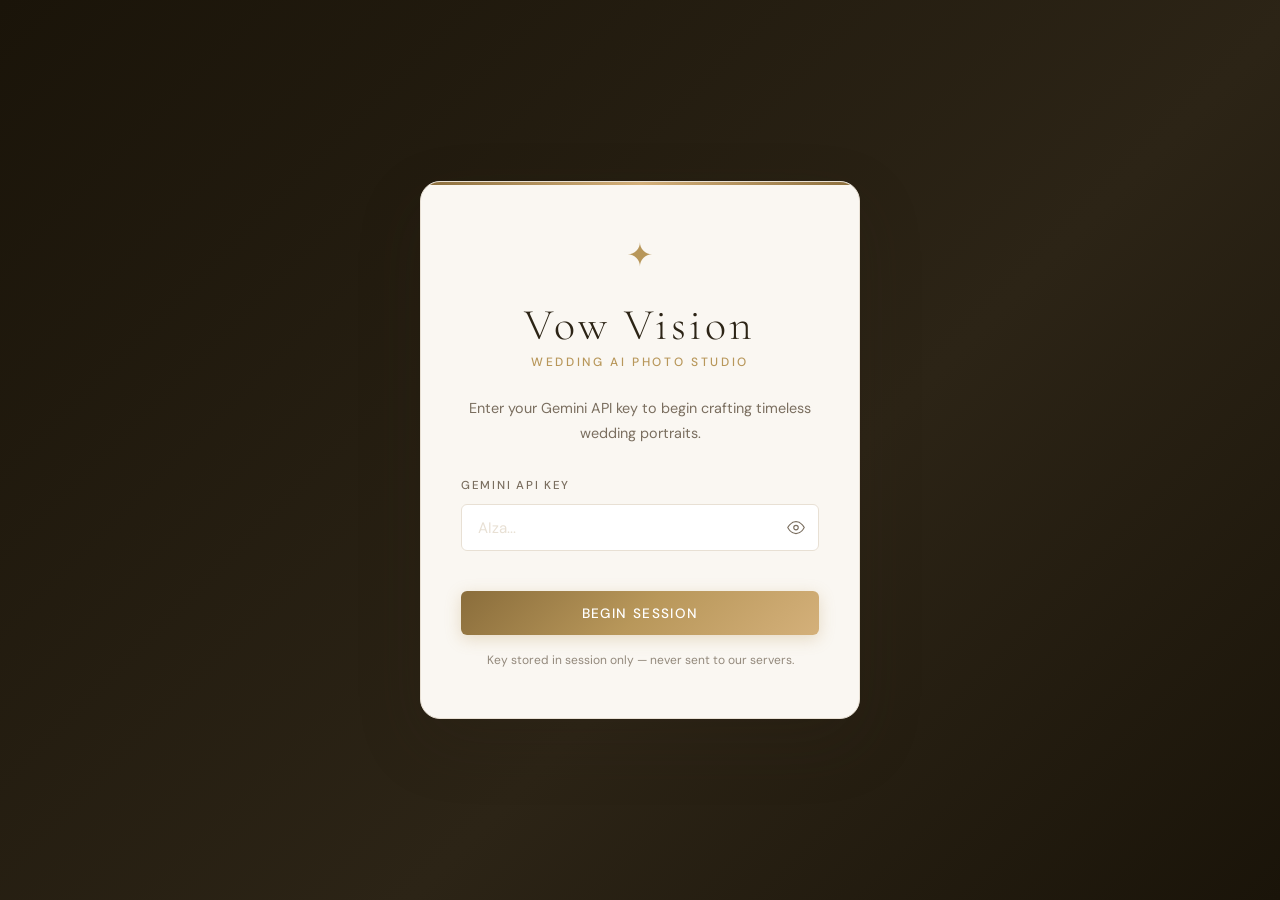
<file: public/index.html>
<!DOCTYPE html>
<html lang="ko">
<head>
  <meta charset="UTF-8" />
  <meta name="viewport" content="width=device-width, initial-scale=1.0" />
  <title>Vow Vision — Wedding AI Studio</title>
  <link rel="preconnect" href="https://fonts.googleapis.com" />
  <link rel="preconnect" href="https://fonts.gstatic.com" crossorigin />
  <link href="https://fonts.googleapis.com/css2?family=Cormorant+Garamond:ital,wght@0,300;0,400;0,500;0,600;1,300;1,400;1,500&family=DM+Sans:wght@300;400;500&display=swap" rel="stylesheet" />
  <link rel="stylesheet" href="styles.css" />
</head>
<body>

  <!-- ─── API Key Modal ─────────────────────────────────────── -->
  <div id="modal-overlay" class="modal-overlay" role="dialog" aria-modal="true" aria-labelledby="modal-title">
    <div class="modal-card">
      <div class="modal-logo">
        <span class="logo-mark">✦</span>
      </div>
      <h1 id="modal-title" class="modal-title">Vow Vision</h1>
      <p class="modal-subtitle">Wedding AI Photo Studio</p>
      <p class="modal-desc">
        Enter your Gemini API key to begin crafting timeless wedding portraits.
      </p>
      <div class="input-group">
        <label for="api-key-input" class="input-label">Gemini API Key</label>
        <div class="input-wrapper">
          <input
            type="password"
            id="api-key-input"
            class="text-input"
            placeholder="AIza..."
            autocomplete="off"
            spellcheck="false"
          />
          <button id="toggle-key-visibility" class="icon-btn" aria-label="Toggle visibility" type="button">
            <svg id="eye-icon" xmlns="http://www.w3.org/2000/svg" width="18" height="18" viewBox="0 0 24 24" fill="none" stroke="currentColor" stroke-width="1.5" stroke-linecap="round" stroke-linejoin="round"><path d="M1 12s4-8 11-8 11 8 11 8-4 8-11 8-11-8-11-8z"/><circle cx="12" cy="12" r="3"/></svg>
          </button>
        </div>
      </div>
      <p id="modal-error" class="modal-error" role="alert" aria-live="polite"></p>
      <button id="modal-submit" class="btn btn-primary btn-full">
        Begin Session
      </button>
      <p class="modal-note">Key stored in session only — never sent to our servers.</p>
    </div>
  </div>

  <!-- ─── Main App ─────────────────────────────────────────── -->
  <div id="app" class="app hidden">

    <!-- Header -->
    <header class="site-header">
      <div class="header-inner">
        <div class="site-logo">
          <span class="logo-mark-sm">✦</span>
          <span class="logo-text">Vow Vision</span>
        </div>
        <button id="change-key-btn" class="btn btn-ghost btn-sm">Change API Key</button>
      </div>
    </header>

    <!-- Hero -->
    <section class="hero">
      <h2 class="hero-title">Craft Your <em>Perfect</em><br/>Wedding Portrait</h2>
      <p class="hero-sub">AI-powered luxury wedding photography, tailored to your faces and vision.</p>
    </section>

    <!-- Main content -->
    <main class="main-content">

      <!-- Step 1: Upload Photos -->
      <section class="step-section">
        <div class="step-header">
          <span class="step-num">01</span>
          <h3 class="step-title">Upload Portraits</h3>
        </div>
        <div class="upload-grid">
          <!-- Groom -->
          <div class="upload-card" id="groom-card">
            <input type="file" id="groom-file" accept="image/*" class="file-input" aria-label="Upload groom photo" />
            <label for="groom-file" class="upload-label">
              <div class="upload-preview" id="groom-preview">
                <div class="upload-placeholder">
                  <svg xmlns="http://www.w3.org/2000/svg" width="32" height="32" viewBox="0 0 24 24" fill="none" stroke="currentColor" stroke-width="1" stroke-linecap="round" stroke-linejoin="round"><rect x="3" y="3" width="18" height="18" rx="2"/><circle cx="8.5" cy="8.5" r="1.5"/><polyline points="21 15 16 10 5 21"/></svg>
                  <span>Groom</span>
                </div>
              </div>
              <span class="upload-name">Groom's Photo</span>
            </label>
            <button class="clear-photo-btn hidden" id="groom-clear" aria-label="Remove groom photo" type="button">✕</button>
          </div>
          <!-- Bride -->
          <div class="upload-card" id="bride-card">
            <input type="file" id="bride-file" accept="image/*" class="file-input" aria-label="Upload bride photo" />
            <label for="bride-file" class="upload-label">
              <div class="upload-preview" id="bride-preview">
                <div class="upload-placeholder">
                  <svg xmlns="http://www.w3.org/2000/svg" width="32" height="32" viewBox="0 0 24 24" fill="none" stroke="currentColor" stroke-width="1" stroke-linecap="round" stroke-linejoin="round"><rect x="3" y="3" width="18" height="18" rx="2"/><circle cx="8.5" cy="8.5" r="1.5"/><polyline points="21 15 16 10 5 21"/></svg>
                  <span>Bride</span>
                </div>
              </div>
              <span class="upload-name">Bride's Photo</span>
            </label>
            <button class="clear-photo-btn hidden" id="bride-clear" aria-label="Remove bride photo" type="button">✕</button>
          </div>
        </div>
      </section>

      <!-- Step 2: Scene Selection -->
      <section class="step-section">
        <div class="step-header">
          <span class="step-num">02</span>
          <h3 class="step-title">Choose Your Scene</h3>
        </div>
        <div class="scene-grid" id="scene-grid" role="radiogroup" aria-label="Background scene">
          <!-- Scenes generated by JS -->
        </div>
        <div class="custom-scene-wrap">
          <label for="custom-scene" class="input-label">Custom Scene Description</label>
          <textarea
            id="custom-scene"
            class="text-input textarea"
            placeholder="e.g. Misty lakeside at golden hour, surrounded by weeping willows..."
            rows="3"
          ></textarea>
        </div>
      </section>

      <!-- Step 3: Style Options -->
      <section class="step-section">
        <div class="step-header">
          <span class="step-num">03</span>
          <h3 class="step-title">Style &amp; Format</h3>
        </div>
        <div class="options-grid">
          <!-- Aspect Ratio -->
          <div class="option-group">
            <p class="option-group-label">Aspect Ratio</p>
            <div class="pill-group" id="ratio-group" role="radiogroup" aria-label="Aspect ratio">
              <button class="pill active" data-value="1:1" role="radio" aria-checked="true">1:1</button>
              <button class="pill" data-value="4:3" role="radio" aria-checked="false">4:3</button>
              <button class="pill" data-value="16:9" role="radio" aria-checked="false">16:9</button>
              <button class="pill" data-value="3:4" role="radio" aria-checked="false">3:4</button>
            </div>
          </div>
          <!-- Shooting Style -->
          <div class="option-group">
            <p class="option-group-label">Shooting Style</p>
            <div class="pill-group" id="style-group" role="radiogroup" aria-label="Shooting style">
              <button class="pill active" data-value="cinematic" role="radio" aria-checked="true">Cinematic</button>
              <button class="pill" data-value="editorial" role="radio" aria-checked="false">Editorial</button>
              <button class="pill" data-value="fine-art" role="radio" aria-checked="false">Fine Art</button>
              <button class="pill" data-value="documentary" role="radio" aria-checked="false">Documentary</button>
            </div>
          </div>
        </div>
      </section>

      <!-- Generate Button -->
      <section class="generate-section">
        <button id="generate-btn" class="btn btn-primary btn-generate" disabled>
          <span id="generate-label">Generate Portrait</span>
          <span id="generate-spinner" class="spinner hidden" aria-hidden="true"></span>
        </button>
        <p id="generate-hint" class="generate-hint">Upload both portraits to begin.</p>
      </section>

      <!-- Result -->
      <section id="result-section" class="result-section hidden">
        <div class="step-header">
          <span class="step-num">✦</span>
          <h3 class="step-title">Your Portrait</h3>
        </div>
        <div class="result-frame">
          <img id="result-image" class="result-img" alt="Generated wedding portrait" />
        </div>
        <div class="result-actions">
          <button id="download-btn" class="btn btn-primary">Download Image</button>
          <button id="regenerate-btn" class="btn btn-secondary">Regenerate</button>
        </div>
      </section>

      <!-- Error -->
      <div id="error-banner" class="error-banner hidden" role="alert" aria-live="assertive">
        <span id="error-message"></span>
        <button id="error-close" class="icon-btn" aria-label="Dismiss error" type="button">✕</button>
      </div>

    </main>

    <!-- Footer -->
    <footer class="site-footer">
      <p>Vow Vision &mdash; Every love story deserves a timeless frame.</p>
    </footer>

  </div>

  <script src="app.js"></script>
</body>
</html>
</file>
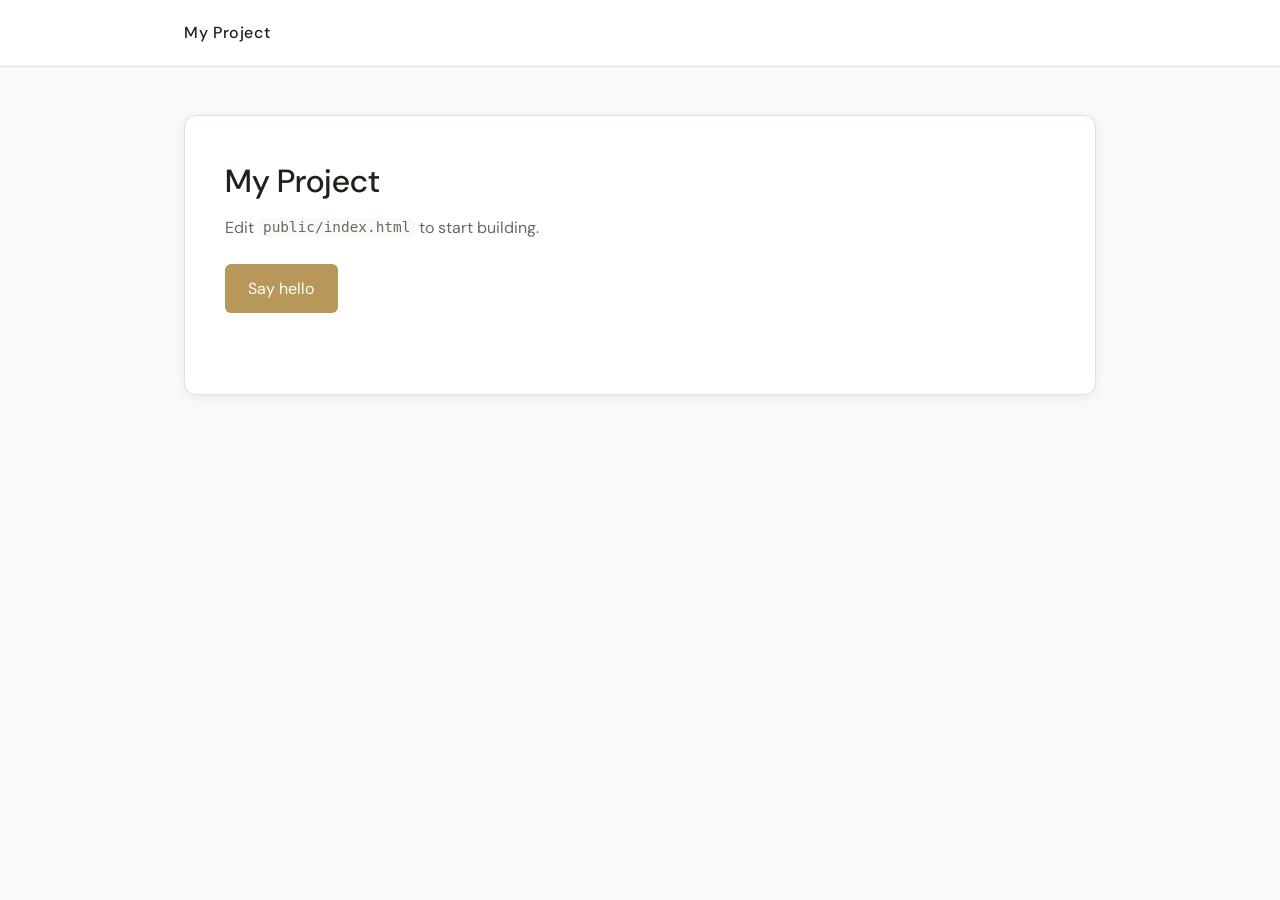
<file: my-project/public/index.html>
<!DOCTYPE html>
<html lang="ko">
<head>
  <meta charset="UTF-8" />
  <meta name="viewport" content="width=device-width, initial-scale=1.0" />
  <title>My Project</title>
  <link rel="preconnect" href="https://fonts.googleapis.com" />
  <link rel="preconnect" href="https://fonts.gstatic.com" crossorigin />
  <link href="https://fonts.googleapis.com/css2?family=DM+Sans:wght@300;400;500&display=swap" rel="stylesheet" />
  <link rel="stylesheet" href="styles.css" />
</head>
<body>

  <header class="site-header">
    <div class="header-inner">
      <span class="logo-text">My Project</span>
    </div>
  </header>

  <main class="app">
    <section class="panel">
      <h1 class="panel-title">My Project</h1>
      <p class="panel-desc">Edit <code>public/index.html</code> to start building.</p>
      <button id="hello-btn" class="btn btn-primary" type="button">Say hello</button>
      <p id="hello-out" class="panel-note" role="status" aria-live="polite"></p>
    </section>
  </main>

  <script src="app.js"></script>
</body>
</html>
</file>
<file: public/styles.css>
/* =========================================================
   Vow Vision — Luxury Wedding AI Studio
   Design: ivory/cream/gold, film photography aesthetic
   ========================================================= */

/* ── Variables ────────────────────────────────────────── */
:root {
  --ivory:      #faf7f2;
  --cream:      #f2ede4;
  --cream-dark: #e8e0d4;
  --gold:       #b8975a;
  --gold-light: #d4b07a;
  --gold-dark:  #8a6d3b;
  --charcoal:   #2c2416;
  --muted:      #7a6e5f;
  --white:      #ffffff;
  --error:      #c0392b;

  --ff-serif: 'Cormorant Garamond', Georgia, serif;
  --ff-sans:  'DM Sans', system-ui, sans-serif;

  --shadow-sm:  0 2px 8px rgba(44, 36, 22, 0.08);
  --shadow-md:  0 8px 32px rgba(44, 36, 22, 0.12);
  --shadow-lg:  0 24px 64px rgba(44, 36, 22, 0.18);

  --radius-sm:  6px;
  --radius-md:  12px;
  --radius-lg:  20px;

  --transition: 0.2s ease;
}

/* ── Reset & Base ─────────────────────────────────────── */
*, *::before, *::after { box-sizing: border-box; margin: 0; padding: 0; }

html { scroll-behavior: smooth; }

body {
  font-family: var(--ff-sans);
  background: var(--ivory);
  color: var(--charcoal);
  min-height: 100vh;
  line-height: 1.6;
  -webkit-font-smoothing: antialiased;
}

img { display: block; max-width: 100%; }
button { cursor: pointer; font-family: inherit; }
textarea, input { font-family: inherit; }

.hidden { display: none !important; }

/* ── Modal ────────────────────────────────────────────── */
.modal-overlay {
  position: fixed;
  inset: 0;
  background: linear-gradient(135deg, #1a1409 0%, #2c2416 60%, #1a1409 100%);
  display: flex;
  align-items: center;
  justify-content: center;
  z-index: 1000;
  padding: 1rem;
}

.modal-card {
  background: var(--ivory);
  border-radius: var(--radius-lg);
  padding: 3rem 2.5rem;
  width: 100%;
  max-width: 440px;
  text-align: center;
  box-shadow: var(--shadow-lg);
  border: 1px solid var(--cream-dark);
  position: relative;
  overflow: hidden;
}

.modal-card::before {
  content: '';
  position: absolute;
  top: 0; left: 0; right: 0;
  height: 3px;
  background: linear-gradient(90deg, var(--gold-dark), var(--gold-light), var(--gold-dark));
}

.modal-logo {
  margin-bottom: 1.25rem;
}

.logo-mark {
  font-size: 2rem;
  color: var(--gold);
  display: inline-block;
  animation: pulse-glow 3s ease-in-out infinite;
}

@keyframes pulse-glow {
  0%, 100% { opacity: 1; transform: scale(1); }
  50%       { opacity: 0.75; transform: scale(1.08); }
}

.modal-title {
  font-family: var(--ff-serif);
  font-size: 2.75rem;
  font-weight: 300;
  letter-spacing: 0.08em;
  color: var(--charcoal);
  line-height: 1.1;
}

.modal-subtitle {
  font-family: var(--ff-sans);
  font-size: 0.75rem;
  font-weight: 500;
  letter-spacing: 0.22em;
  text-transform: uppercase;
  color: var(--gold);
  margin-top: 0.25rem;
  margin-bottom: 1.5rem;
}

.modal-desc {
  font-size: 0.9rem;
  color: var(--muted);
  margin-bottom: 2rem;
  line-height: 1.7;
}

.modal-error {
  color: var(--error);
  font-size: 0.82rem;
  min-height: 1.2em;
  margin-bottom: 0.5rem;
}

.modal-note {
  font-size: 0.75rem;
  color: var(--muted);
  margin-top: 1rem;
  opacity: 0.8;
}

/* ── Form Elements ────────────────────────────────────── */
.input-group {
  margin-bottom: 1rem;
  text-align: left;
}

.input-label {
  display: block;
  font-size: 0.72rem;
  font-weight: 500;
  letter-spacing: 0.15em;
  text-transform: uppercase;
  color: var(--muted);
  margin-bottom: 0.5rem;
}

.input-wrapper {
  position: relative;
}

.text-input {
  width: 100%;
  padding: 0.8rem 1rem;
  border: 1px solid var(--cream-dark);
  border-radius: var(--radius-sm);
  background: var(--white);
  color: var(--charcoal);
  font-size: 0.95rem;
  outline: none;
  transition: border-color var(--transition), box-shadow var(--transition);
}

.input-wrapper .text-input {
  padding-right: 3rem;
}

.text-input:focus {
  border-color: var(--gold);
  box-shadow: 0 0 0 3px rgba(184, 151, 90, 0.12);
}

.text-input::placeholder { color: var(--cream-dark); }

textarea.text-input {
  resize: vertical;
  min-height: 80px;
}

/* ── Buttons ──────────────────────────────────────────── */
.btn {
  display: inline-flex;
  align-items: center;
  justify-content: center;
  gap: 0.5rem;
  padding: 0.85rem 2rem;
  border: none;
  border-radius: var(--radius-sm);
  font-size: 0.85rem;
  font-weight: 500;
  letter-spacing: 0.1em;
  text-transform: uppercase;
  transition: all var(--transition);
  text-decoration: none;
  white-space: nowrap;
}

.btn-primary {
  background: linear-gradient(135deg, var(--gold-dark) 0%, var(--gold) 50%, var(--gold-light) 100%);
  color: var(--white);
  box-shadow: 0 4px 16px rgba(184, 151, 90, 0.3);
}

.btn-primary:hover:not(:disabled) {
  background: linear-gradient(135deg, var(--gold) 0%, var(--gold-light) 50%, var(--gold) 100%);
  box-shadow: 0 6px 24px rgba(184, 151, 90, 0.4);
  transform: translateY(-1px);
}

.btn-primary:active:not(:disabled) { transform: translateY(0); }

.btn-primary:disabled {
  opacity: 0.5;
  cursor: not-allowed;
  box-shadow: none;
  transform: none;
}

.btn-secondary {
  background: transparent;
  color: var(--gold-dark);
  border: 1px solid var(--gold);
}

.btn-secondary:hover {
  background: rgba(184, 151, 90, 0.06);
  border-color: var(--gold-light);
}

.btn-ghost {
  background: transparent;
  color: var(--muted);
  padding: 0.5rem 1rem;
}

.btn-ghost:hover { color: var(--gold-dark); }

.btn-sm { padding: 0.5rem 1rem; font-size: 0.78rem; }
.btn-full { width: 100%; }

.icon-btn {
  background: none;
  border: none;
  color: var(--muted);
  display: flex;
  align-items: center;
  justify-content: center;
  padding: 0.4rem;
  border-radius: var(--radius-sm);
  transition: color var(--transition);
  position: absolute;
  right: 0.5rem;
  top: 50%;
  transform: translateY(-50%);
}

.icon-btn:hover { color: var(--charcoal); }

/* ── Spinner ──────────────────────────────────────────── */
.spinner {
  width: 18px;
  height: 18px;
  border: 2px solid rgba(255,255,255,0.3);
  border-top-color: var(--white);
  border-radius: 50%;
  animation: spin 0.7s linear infinite;
}

@keyframes spin { to { transform: rotate(360deg); } }

/* ── Site Header ──────────────────────────────────────── */
.site-header {
  background: rgba(250, 247, 242, 0.95);
  backdrop-filter: blur(12px);
  -webkit-backdrop-filter: blur(12px);
  border-bottom: 1px solid var(--cream-dark);
  position: sticky;
  top: 0;
  z-index: 100;
}

.header-inner {
  max-width: 960px;
  margin: 0 auto;
  padding: 1rem 1.5rem;
  display: flex;
  align-items: center;
  justify-content: space-between;
}

.site-logo {
  display: flex;
  align-items: center;
  gap: 0.6rem;
}

.logo-mark-sm {
  color: var(--gold);
  font-size: 1.1rem;
}

.logo-text {
  font-family: var(--ff-serif);
  font-size: 1.4rem;
  font-weight: 400;
  letter-spacing: 0.06em;
  color: var(--charcoal);
}

/* ── Hero ─────────────────────────────────────────────── */
.hero {
  text-align: center;
  padding: 5rem 1.5rem 3.5rem;
  background: linear-gradient(180deg, var(--ivory) 0%, var(--cream) 100%);
  border-bottom: 1px solid var(--cream-dark);
}

.hero-title {
  font-family: var(--ff-serif);
  font-size: clamp(2.8rem, 6vw, 4.5rem);
  font-weight: 300;
  line-height: 1.15;
  letter-spacing: 0.02em;
  color: var(--charcoal);
  margin-bottom: 1rem;
}

.hero-title em {
  font-style: italic;
  color: var(--gold-dark);
}

.hero-sub {
  font-size: 1rem;
  color: var(--muted);
  max-width: 480px;
  margin: 0 auto;
  line-height: 1.8;
}

/* ── Main Content ─────────────────────────────────────── */
.main-content {
  max-width: 960px;
  margin: 0 auto;
  padding: 2rem 1.5rem 4rem;
}

/* ── Step Sections ────────────────────────────────────── */
.step-section {
  margin-bottom: 3.5rem;
  padding-bottom: 3rem;
  border-bottom: 1px solid var(--cream-dark);
}

.step-header {
  display: flex;
  align-items: baseline;
  gap: 1rem;
  margin-bottom: 1.75rem;
}

.step-num {
  font-family: var(--ff-serif);
  font-size: 0.85rem;
  font-weight: 400;
  letter-spacing: 0.2em;
  color: var(--gold);
  min-width: 28px;
}

.step-title {
  font-family: var(--ff-serif);
  font-size: 1.75rem;
  font-weight: 400;
  letter-spacing: 0.03em;
  color: var(--charcoal);
}

/* ── Upload Grid ──────────────────────────────────────── */
.upload-grid {
  display: grid;
  grid-template-columns: 1fr 1fr;
  gap: 1.5rem;
}

@media (max-width: 560px) {
  .upload-grid { grid-template-columns: 1fr; }
}

.upload-card {
  position: relative;
}

.file-input {
  position: absolute;
  width: 1px;
  height: 1px;
  opacity: 0;
  overflow: hidden;
  clip: rect(0 0 0 0);
  white-space: nowrap;
}

.upload-label {
  display: block;
  cursor: pointer;
}

.upload-preview {
  aspect-ratio: 3 / 4;
  background: var(--cream);
  border: 2px dashed var(--cream-dark);
  border-radius: var(--radius-md);
  overflow: hidden;
  transition: border-color var(--transition), background var(--transition);
  display: flex;
  align-items: center;
  justify-content: center;
  position: relative;
}

.upload-label:hover .upload-preview,
.file-input:focus + .upload-label .upload-preview {
  border-color: var(--gold);
  background: rgba(184, 151, 90, 0.04);
}

.upload-placeholder {
  display: flex;
  flex-direction: column;
  align-items: center;
  gap: 0.75rem;
  color: var(--muted);
  font-size: 0.85rem;
  letter-spacing: 0.05em;
  text-transform: uppercase;
  font-weight: 500;
  pointer-events: none;
}

.upload-placeholder svg { opacity: 0.4; }

.upload-preview img {
  width: 100%;
  height: 100%;
  object-fit: cover;
  position: absolute;
  inset: 0;
}

.upload-name {
  display: block;
  text-align: center;
  margin-top: 0.75rem;
  font-size: 0.82rem;
  letter-spacing: 0.12em;
  text-transform: uppercase;
  color: var(--muted);
  font-weight: 500;
}

.clear-photo-btn {
  position: absolute;
  top: 0.5rem;
  right: 0.5rem;
  background: rgba(44, 36, 22, 0.7);
  color: var(--white);
  border: none;
  border-radius: 50%;
  width: 28px;
  height: 28px;
  font-size: 0.75rem;
  display: flex;
  align-items: center;
  justify-content: center;
  z-index: 2;
  transition: background var(--transition);
  cursor: pointer;
}

.clear-photo-btn:hover { background: rgba(44, 36, 22, 0.9); }

/* ── Scene Grid ───────────────────────────────────────── */
.scene-grid {
  display: grid;
  grid-template-columns: repeat(4, 1fr);
  gap: 0.75rem;
  margin-bottom: 1.5rem;
}

@media (max-width: 700px) {
  .scene-grid { grid-template-columns: repeat(2, 1fr); }
}

@media (max-width: 400px) {
  .scene-grid { grid-template-columns: repeat(2, 1fr); }
}

.scene-card {
  border: 2px solid var(--cream-dark);
  border-radius: var(--radius-md);
  padding: 1rem 0.75rem;
  cursor: pointer;
  background: var(--white);
  text-align: center;
  transition: all var(--transition);
  position: relative;
  overflow: hidden;
}

.scene-card::before {
  content: '';
  position: absolute;
  inset: 0;
  background: linear-gradient(135deg, rgba(184,151,90,0.06) 0%, transparent 100%);
  opacity: 0;
  transition: opacity var(--transition);
}

.scene-card:hover::before,
.scene-card.selected::before { opacity: 1; }

.scene-card:hover {
  border-color: var(--gold-light);
  transform: translateY(-2px);
  box-shadow: var(--shadow-sm);
}

.scene-card.selected {
  border-color: var(--gold);
  background: rgba(184, 151, 90, 0.04);
  box-shadow: 0 0 0 1px var(--gold), var(--shadow-sm);
}

.scene-icon {
  font-size: 1.75rem;
  display: block;
  margin-bottom: 0.5rem;
  line-height: 1;
}

.scene-name {
  font-size: 0.75rem;
  font-weight: 500;
  letter-spacing: 0.06em;
  color: var(--charcoal);
  display: block;
  line-height: 1.3;
}

.scene-card.selected .scene-name { color: var(--gold-dark); }

.custom-scene-wrap {
  margin-top: 0.25rem;
}

/* ── Options Grid ─────────────────────────────────────── */
.options-grid {
  display: grid;
  grid-template-columns: 1fr 1fr;
  gap: 2rem;
}

@media (max-width: 600px) {
  .options-grid { grid-template-columns: 1fr; gap: 1.5rem; }
}

.option-group-label {
  font-size: 0.72rem;
  font-weight: 500;
  letter-spacing: 0.15em;
  text-transform: uppercase;
  color: var(--muted);
  margin-bottom: 0.75rem;
}

.pill-group {
  display: flex;
  flex-wrap: wrap;
  gap: 0.5rem;
}

.pill {
  padding: 0.45rem 1.1rem;
  border: 1px solid var(--cream-dark);
  border-radius: 999px;
  background: var(--white);
  color: var(--charcoal);
  font-size: 0.82rem;
  font-weight: 400;
  letter-spacing: 0.04em;
  transition: all var(--transition);
  cursor: pointer;
}

.pill:hover {
  border-color: var(--gold-light);
  color: var(--gold-dark);
}

.pill.active {
  background: var(--gold);
  border-color: var(--gold);
  color: var(--white);
  font-weight: 500;
}

/* ── Generate Section ─────────────────────────────────── */
.generate-section {
  text-align: center;
  padding: 1rem 0 3rem;
  border-bottom: 1px solid var(--cream-dark);
  margin-bottom: 3.5rem;
}

.btn-generate {
  padding: 1.1rem 3.5rem;
  font-size: 0.9rem;
  letter-spacing: 0.18em;
  min-width: 240px;
}

.generate-hint {
  margin-top: 1rem;
  font-size: 0.82rem;
  color: var(--muted);
  min-height: 1.4em;
}

/* ── Result Section ───────────────────────────────────── */
.result-section {
  margin-bottom: 3rem;
}

.result-frame {
  border-radius: var(--radius-md);
  overflow: hidden;
  box-shadow: var(--shadow-lg);
  margin-bottom: 1.75rem;
  background: var(--cream);
  line-height: 0;
}

.result-img {
  width: 100%;
  height: auto;
  display: block;
  border-radius: var(--radius-md);
}

.result-actions {
  display: flex;
  gap: 1rem;
  justify-content: center;
  flex-wrap: wrap;
}

/* ── Error Banner ─────────────────────────────────────── */
.error-banner {
  background: #fdf2f2;
  border: 1px solid #f5c6c6;
  border-radius: var(--radius-sm);
  padding: 1rem 1.25rem;
  display: flex;
  align-items: center;
  justify-content: space-between;
  gap: 1rem;
  margin-bottom: 2rem;
  color: var(--error);
  font-size: 0.88rem;
}

.error-banner .icon-btn {
  position: static;
  transform: none;
  color: var(--error);
  opacity: 0.6;
  flex-shrink: 0;
}

.error-banner .icon-btn:hover { opacity: 1; }

/* ── Site Footer ──────────────────────────────────────── */
.site-footer {
  text-align: center;
  padding: 2rem 1.5rem;
  background: var(--cream);
  border-top: 1px solid var(--cream-dark);
  font-family: var(--ff-serif);
  font-size: 0.9rem;
  letter-spacing: 0.08em;
  color: var(--muted);
  font-style: italic;
}

/* ── Loading overlay on result frame ─────────────────── */
.result-frame.loading {
  min-height: 400px;
  display: flex;
  align-items: center;
  justify-content: center;
}

.loading-inner {
  text-align: center;
  color: var(--muted);
}

.loading-inner .spinner {
  border-color: rgba(184,151,90,0.3);
  border-top-color: var(--gold);
  width: 40px;
  height: 40px;
  border-width: 3px;
  margin: 0 auto 1rem;
}

.loading-inner p {
  font-family: var(--ff-serif);
  font-size: 1rem;
  font-style: italic;
  letter-spacing: 0.05em;
}

/* ── Scrollbar ────────────────────────────────────────── */
::-webkit-scrollbar { width: 6px; }
::-webkit-scrollbar-track { background: var(--cream); }
::-webkit-scrollbar-thumb { background: var(--cream-dark); border-radius: 3px; }
::-webkit-scrollbar-thumb:hover { background: var(--gold-light); }
</file>
<file: my-project/public/styles.css>
/* =========================================================
   My Project
   ========================================================= */

/* -- Variables ----------------------------------------- */
:root {
  --bg:       #faf9f7;
  --surface:  #ffffff;
  --border:   #e5e1d9;
  --ink:      #23201a;
  --muted:    #6f675c;
  --accent:   #b8975a;

  --ff-sans:  'DM Sans', system-ui, sans-serif;

  --shadow-sm: 0 2px 8px rgba(35, 32, 26, 0.08);
  --shadow-md: 0 8px 32px rgba(35, 32, 26, 0.12);

  --radius-sm: 6px;
  --radius-md: 12px;

  --transition: 0.2s ease;
}

/* -- Reset & Base -------------------------------------- */
*, *::before, *::after { box-sizing: border-box; margin: 0; padding: 0; }

body {
  font-family: var(--ff-sans);
  background: var(--bg);
  color: var(--ink);
  line-height: 1.6;
  -webkit-font-smoothing: antialiased;
}

/* -- Header -------------------------------------------- */
.site-header {
  border-bottom: 1px solid var(--border);
  background: var(--surface);
}

.header-inner {
  max-width: 960px;
  margin: 0 auto;
  padding: 1.25rem 1.5rem;
}

.logo-text {
  font-weight: 500;
  letter-spacing: 0.04em;
}

/* -- Layout -------------------------------------------- */
.app {
  max-width: 960px;
  margin: 0 auto;
  padding: 3rem 1.5rem;
}

.panel {
  background: var(--surface);
  border: 1px solid var(--border);
  border-radius: var(--radius-md);
  box-shadow: var(--shadow-sm);
  padding: 2.5rem;
}

.panel-title {
  font-size: 2rem;
  font-weight: 500;
  margin-bottom: 0.5rem;
}

.panel-desc { color: var(--muted); margin-bottom: 1.5rem; }

.panel-note { color: var(--muted); margin-top: 1rem; min-height: 1.6em; }

code {
  font-family: ui-monospace, SFMono-Regular, Menlo, monospace;
  font-size: 0.9em;
  background: var(--bg);
  border-radius: var(--radius-sm);
  padding: 0.1em 0.35em;
}

/* -- Buttons ------------------------------------------- */
.btn {
  font: inherit;
  border: 1px solid transparent;
  border-radius: var(--radius-sm);
  padding: 0.65rem 1.4rem;
  cursor: pointer;
  transition: background var(--transition), border-color var(--transition);
}

.btn-primary {
  background: var(--accent);
  color: var(--surface);
}

.btn-primary:hover { background: #a5854c; }

.btn:focus-visible { outline: 2px solid var(--accent); outline-offset: 2px; }
</file>
